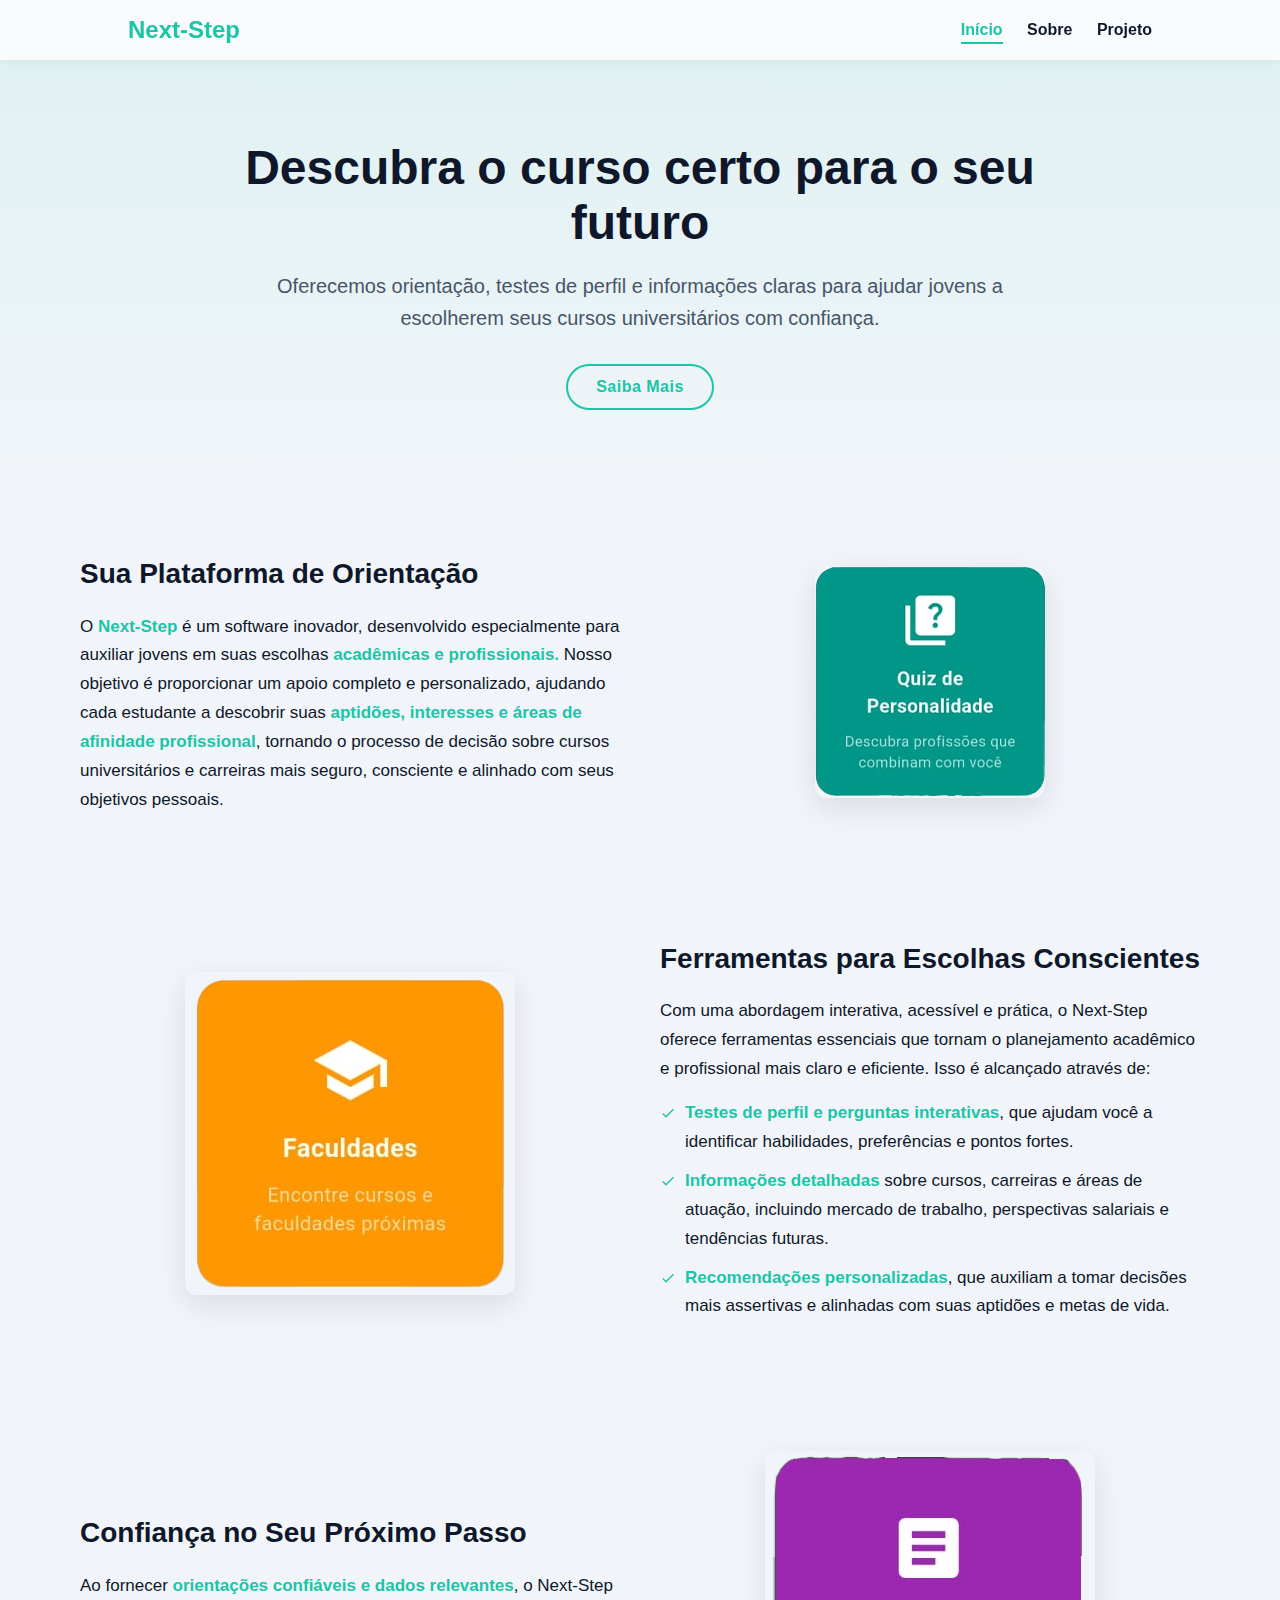
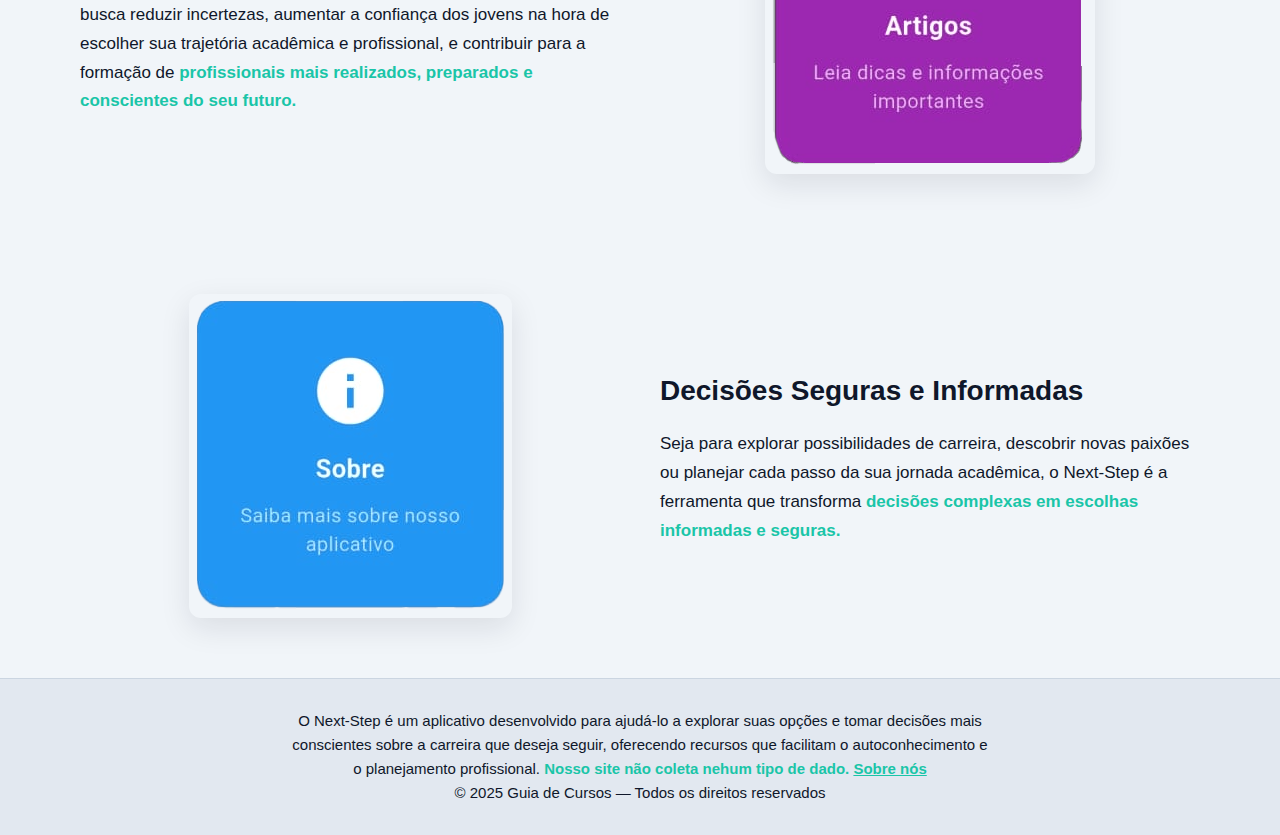
<file: index.html>
<!doctype html>
<html lang="pt-BR">
<head>

  <link rel="stylesheet" href="Home.css">
  <meta charset="utf-8" />
  <meta name="viewport" content="width=device-width, initial-scale=1.0" />
  <title>Next-Step | Início</title>
</head>
<body>

  <header>
    <h1>Next-Step</h1>
    <nav>

      <a href="index.html" class="active">Início</a>
      <a href="Sobre.html">Sobre</a>
      <a href="Projeto.html">Projeto</a>
    </nav>
  </header>


  <section class="hero">
    <div class="hero-content">
      <h2>Descubra o curso certo para o seu futuro</h2>
      <p>Oferecemos orientação, testes de perfil e informações claras para ajudar jovens a escolherem seus cursos universitários com confiança.</p>
      <a href="Sobre.html" class="btn btn-outline">Saiba Mais</a>
    </div>
  </section>

  <main>

    <div class="container">
      <div class="texto">
        <h3>Sua Plataforma de Orientação</h3>
        <p>
          O <strong>Next-Step</strong> é um software inovador, desenvolvido especialmente para auxiliar jovens em suas escolhas 
          <strong>acadêmicas e profissionais.</strong> Nosso objetivo é proporcionar um apoio completo e personalizado, 
          ajudando cada estudante a descobrir suas <strong>aptidões, interesses e áreas de afinidade profissional</strong>, 
          tornando o processo de decisão sobre cursos universitários e carreiras mais seguro, consciente e alinhado com seus objetivos pessoais.
        </p>
      </div>
      <div class="imagem-bloco">
        <img src="Captura_de_tela_2025-09-18_att.png" >
      </div>
    </div>

    <div class="container">
      <div class="texto">
        <h3>Ferramentas para Escolhas Conscientes</h3>
        <p>Com uma abordagem interativa, acessível e prática, o Next-Step oferece ferramentas essenciais que tornam o planejamento acadêmico e profissional mais claro e eficiente. Isso é alcançado através de:</p>
        <ul>
          <li><strong>Testes de perfil e perguntas interativas</strong>, que ajudam você a identificar habilidades, preferências e pontos fortes.</li>
          <li><strong>Informações detalhadas</strong> sobre cursos, carreiras e áreas de atuação, incluindo mercado de trabalho, perspectivas salariais e tendências futuras.</li>
          <li><strong>Recomendações personalizadas</strong>, que auxiliam a tomar decisões mais assertivas e alinhadas com suas aptidões e metas de vida.</li>
        </ul>
      </div>
      <div class="imagem-bloco">
        <img src="Captura_de_tela_2025-09-18_att2.png" alt="Representação de um painel de testes e conselhos personalizados." >
      </div>
    </div>

    <div class="container">
      <div class="texto">
        <h3>Confiança no Seu Próximo Passo</h3>
        <p>
          Ao fornecer <strong>orientações confiáveis e dados relevantes</strong>, o Next-Step busca reduzir incertezas, 
          aumentar a confiança dos jovens na hora de escolher sua trajetória acadêmica e profissional, e contribuir para a formação de 
          <strong>profissionais mais realizados, preparados e conscientes do seu futuro.</strong>
        </p>
      </div>
      <div class="imagem-bloco">
        <img src="Captura_de_tela_2025-09-18_att3.png" alt="Representação do sucesso e um caminho claro para o futuro." >
      </div>
    </div>
    
    <div class="container">
      <div class="texto">
        <h3>Decisões Seguras e Informadas</h3>
        <p>
          Seja para explorar possibilidades de carreira, descobrir novas paixões ou planejar cada passo da sua jornada acadêmica, 
          o Next-Step é a ferramenta que transforma <strong>decisões complexas em escolhas informadas e seguras.</strong>
        </p>
      </div>
      <div class="imagem-bloco">
        <img src="Captura_de_tela_2025-09-18_att4.png" alt="Representação de um sistema de tomada de decisão eficiente." >
      </div>
    </div>
  </main>
  
  <footer>
    <div class="Resumo">
      <p>
        O Next-Step é um aplicativo desenvolvido para ajudá-lo a explorar suas opções e tomar decisões mais conscientes 
        sobre a carreira que deseja seguir, oferecendo recursos que facilitam o autoconhecimento e o planejamento profissional. 
        <strong id="Contato">Nosso site não coleta nehum tipo de dado.</strong> <a href="Sobre.html" class="link-sn">Sobre nós</a>
        <br>
        © 2025 Guia de Cursos — Todos os direitos reservados
      </p>
    </div>
  </footer>

</body>
</html>
</file>
<file: Home.css>
:root {
  --bg: #f1f5f9;
  --primary: #1ac5a8; 
  --secondary: #a5b4fc;
  --text: #0f172a; 
  --muted: #475569; 
  --radius: 12px;
  font-family: "Inter", "Segoe UI", Roboto, Arial, sans-serif; 
  color-scheme: light; 
}

* { box-sizing: border-box; margin: 0; padding: 0; }
body {
  background: var(--bg);
  color: var(--text);
  min-height: 100vh;
  display: flex;
  flex-direction: column;
  font-family: var(--font-family);
}

header {

  background: rgba(255, 255, 255, 0.5);
  padding: 16px 10%;
  display: flex;
  justify-content: space-between;
  align-items: center;
  position: sticky;
  top: 0;
  z-index: 10;
  backdrop-filter: blur(8px); 
  box-shadow: 0 1px 10px rgba(0, 0, 0, 0.05);
}

header h1 {
  font-size: 24px;
  color: var(--primary);
  font-weight: 700;
}

nav a {
  margin-left: 20px;
  color: var(--text);
  text-decoration: none;
  font-weight: 600;
  transition: color 0.2s, border-bottom 0.2s;
  padding-bottom: 4px;
}
nav a:hover,
nav a.active {
  color: var(--primary);
  border-bottom: 2px solid var(--primary);
}

.hero {
  flex: 1;
  display: flex;
  align-items: center;
  justify-content: center;
  padding: 80px 10%;
  text-align: center;
  background: linear-gradient(180deg, rgba(26, 197, 168, 0.08), transparent); 
}

.hero-content {
  max-width: 800px;
}

.hero h2 {
  font-size: clamp(28px, 5vw, 48px);
  margin-bottom: 20px;
  color: var(--text);
  font-weight: 800;
}

.hero p {
  font-size: clamp(16px, 2vw, 20px);
  color: var(--muted);
  margin-bottom: 30px;
  line-height: 1.6;
}

.btn {
  display: inline-block;
  padding: 12px 28px;
  border-radius: 9999px; 
  text-decoration: none;
  font-weight: 600;
  transition: transform 0.2s, box-shadow 0.2s, background 0.2s;
  letter-spacing: 0.5px;
}

.btn-outline {
  border: 2px solid var(--primary);
  color: var(--primary);
  background-color: transparent;
}
.btn-outline:hover {
  background: rgba(26, 197, 168, 0.1);
  transform: translateY(-2px);
  box-shadow: 0 4px 12px rgba(26, 197, 168, 0.2);
}

.container {
  display: flex;
  align-items: center; 
  gap: 40px;
  max-width: 1200px;
  padding: 60px 40px; 
  margin: 0 auto;
}


.container:nth-child(even) {
  flex-direction: row-reverse;
}

.texto {
  flex: 1;
  max-width: 600px;
  font-size: 17px;
  line-height: 1.7;
  color: var(--text);
}

.imagem-bloco {
  flex: 1;
  display: flex;
  justify-content: center;
  align-items: center;
  min-width: 300px; 
}

.imagem-bloco img {
  max-width: 100%;
  height: auto;
  border-radius: var(--radius);
  box-shadow: 0 10px 30px rgba(15, 23, 42, 0.1);
}

.texto strong {
  color: var(--primary);
  font-weight: 700;
}

.texto h3 {
    font-size: 28px;
    color: var(--text); 
    margin-bottom: 15px;
    font-weight: 700;
}

.texto ul {
    list-style: none;
    padding-left: 0;
    margin-top: 15px;
}

.texto ul li {
    background: url("data:image/svg+xml,%3Csvg xmlns='http://www.w3.org/2000/svg' viewBox='0 0 24 24' fill='%231ac5a8' width='16px' height='16px'%3E%3Cpath d='M0 0h24v24H0z' fill='none'/%3E%3Cpath d='M9 16.2L4.8 12l-1.4 1.4L9 19 21 7l-1.4-1.4L9 16.2z'/%3E%3C/svg%3E") no-repeat left 6px;
    background-size: 16px;
    padding-left: 25px;
    margin-bottom: 10px;
}


footer {
  text-align: center;
  padding: 30px 10%;
  font-size: 14px;
  color: var(--muted);
  background-color: #e2e8f0; 
  border-top: 1px solid #cbd5e1;
  margin-top: auto;
}

.Resumo {
  max-width: 700px;
  margin: auto;
  font-size: 15px;
  line-height: 1.6;
  color: var(--text);
}
footer a {
  color: var(--primary);
  text-decoration: underline;
  font-weight: 600;
}
footer strong {
    color: var(--primary);
}


@media (max-width: 1024px) {
    .container {
        flex-direction: column !important; 
        padding: 40px 20px;
    }
    .container:nth-child(even) {
        flex-direction: column !important; 
    }
    .imagem-bloco, .texto {
        max-width: 100%;
    }
    .imagem-bloco img {
        max-width: 80%;
    }
}

@media (max-width: 600px) {
  header {
    padding: 16px 20px;
    flex-direction: column;
  }
  nav {
    margin-top: 10px;
  }
  nav a {
    margin: 0 10px;
    font-size: 15px;
  }
  .hero {
    padding: 40px 20px;
  }
}
</file>
